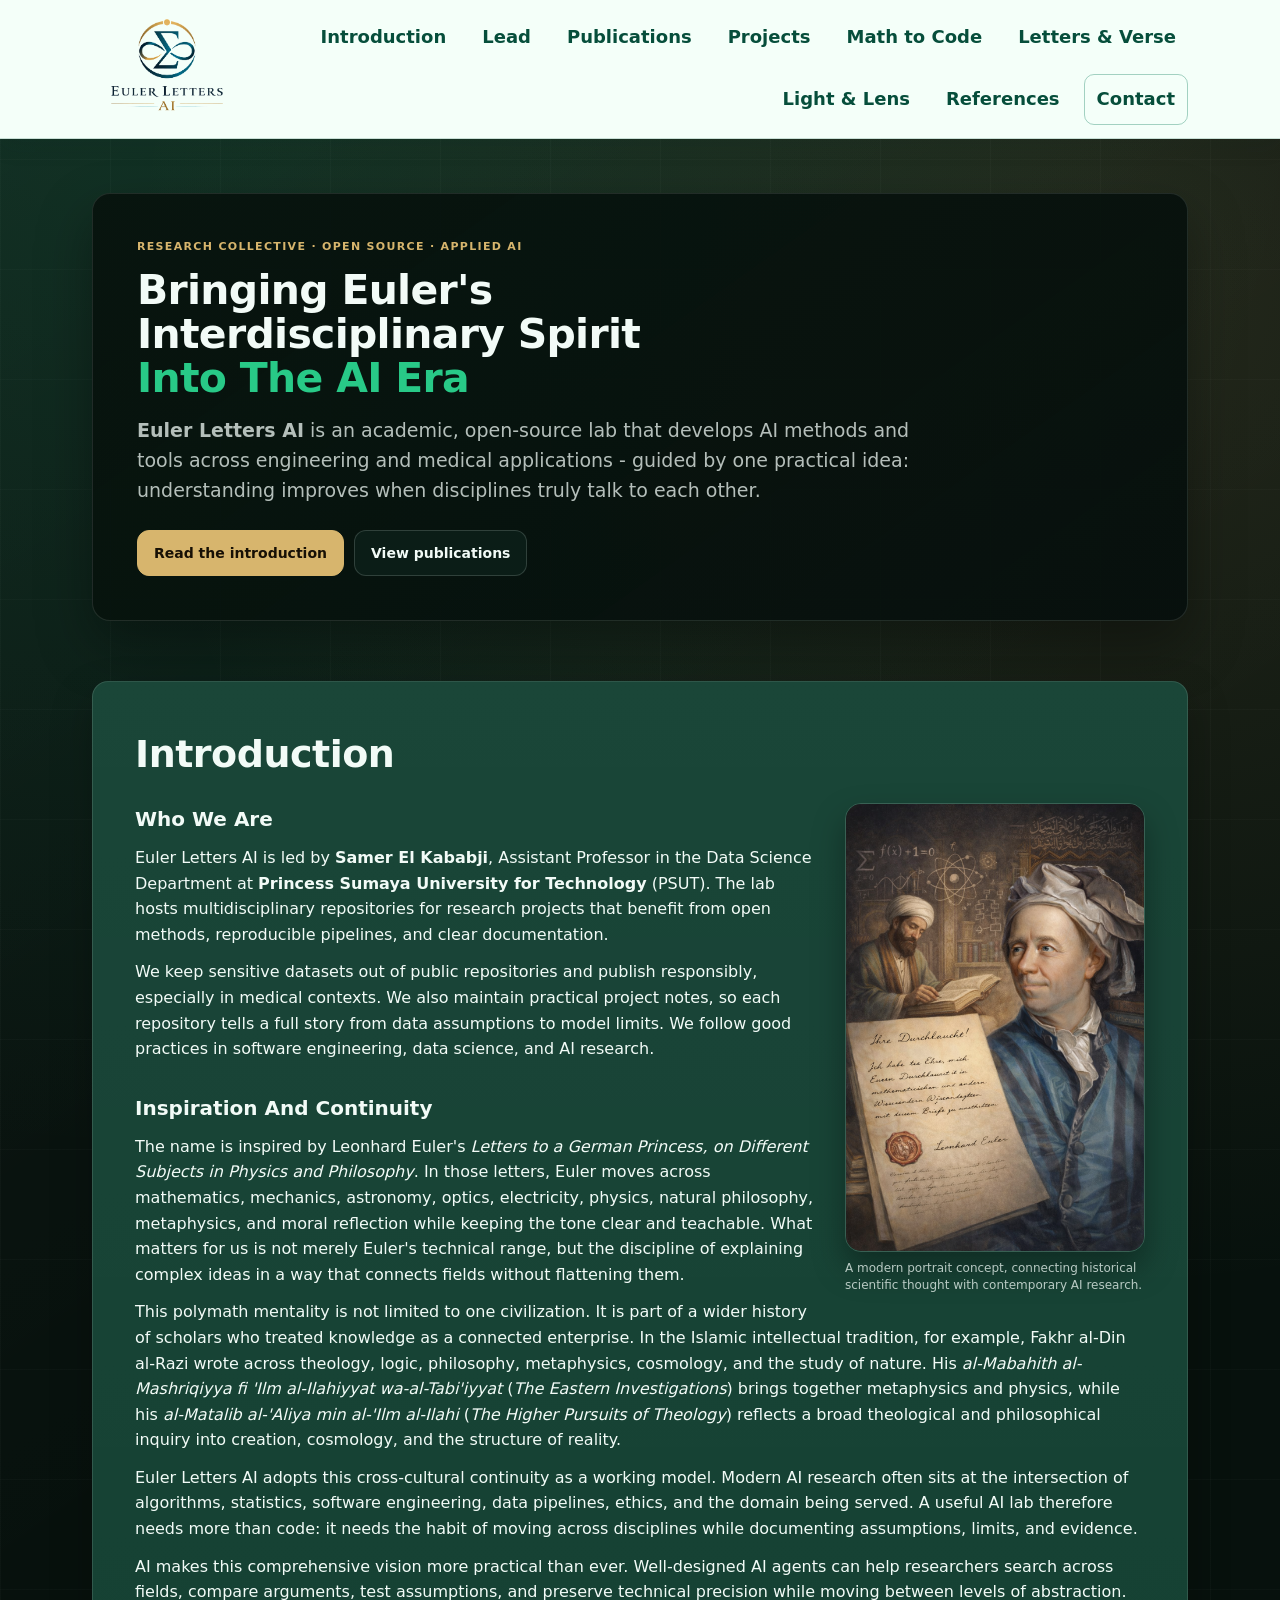
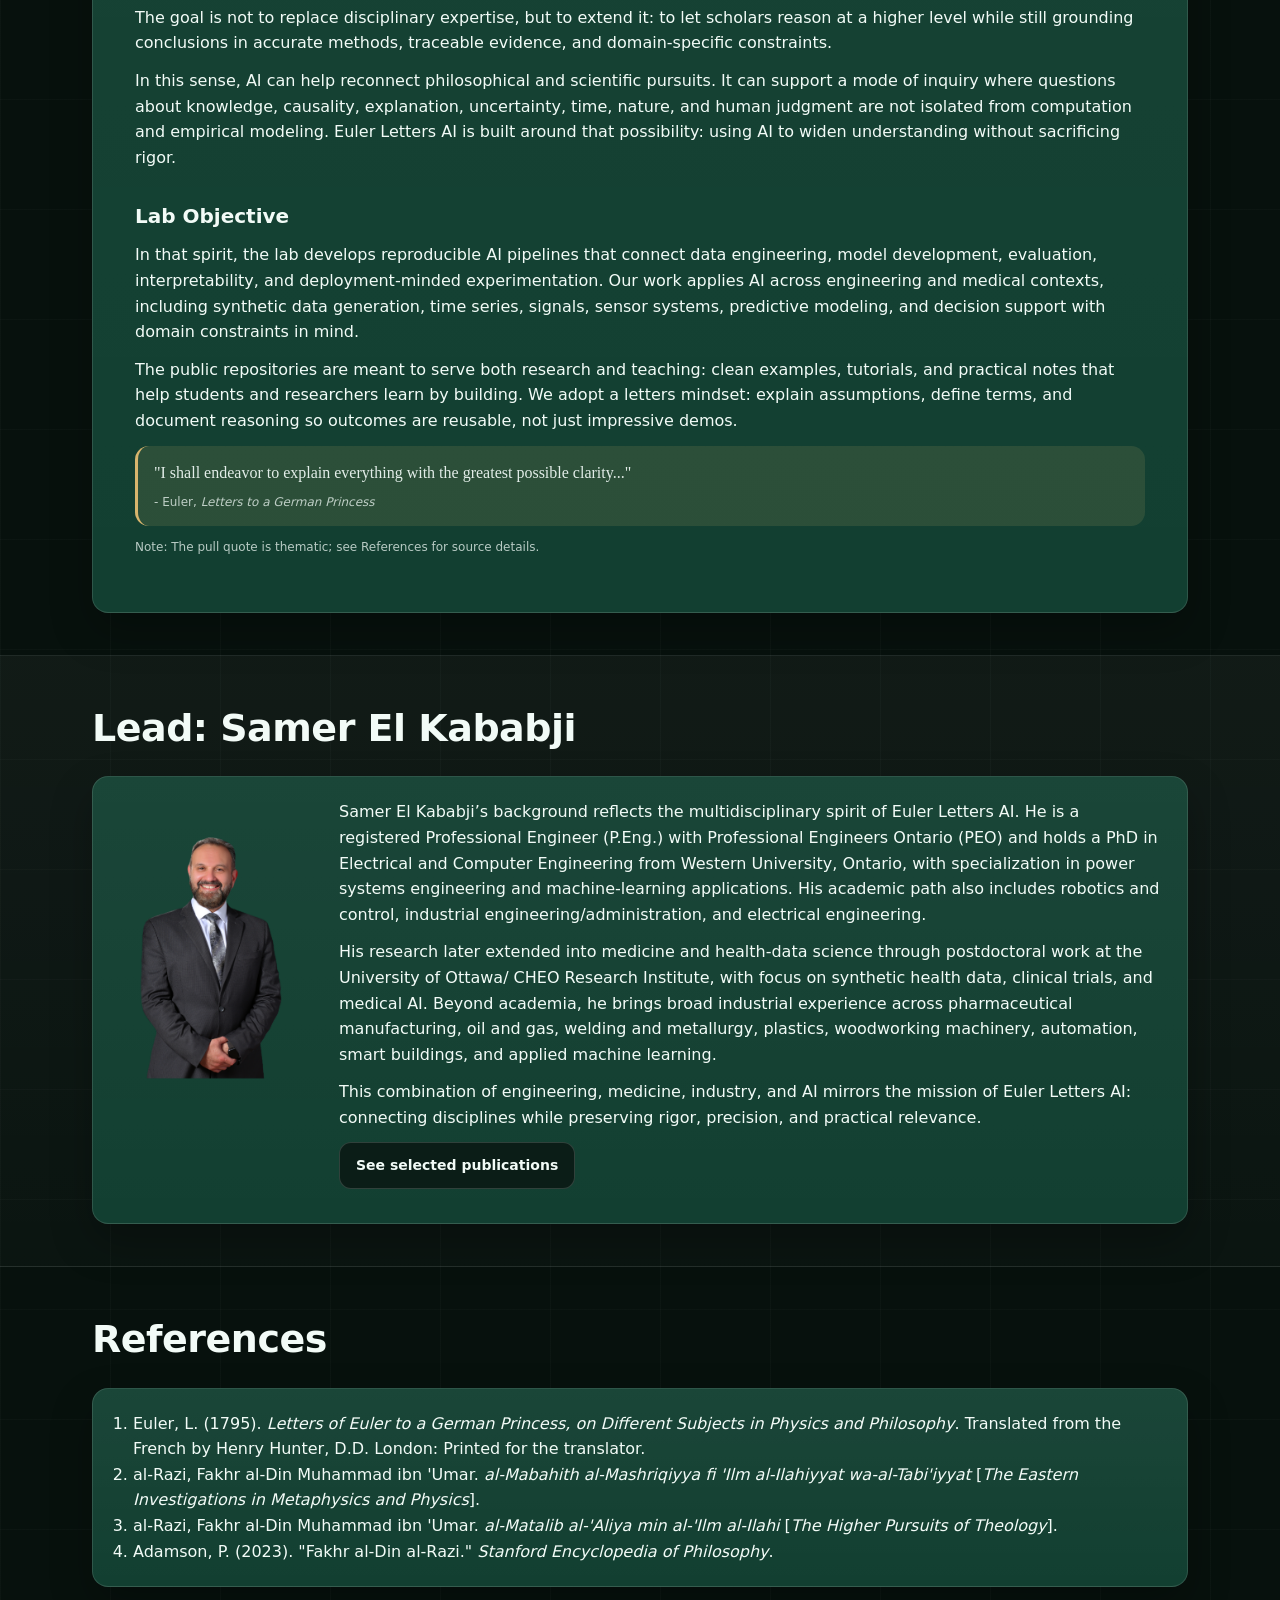
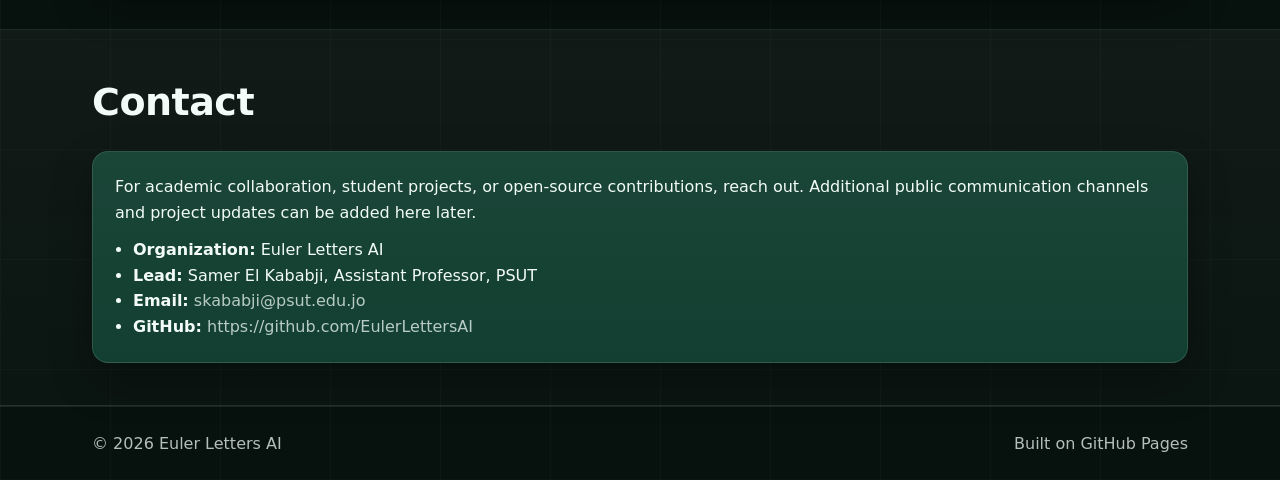
<file: index.html>
<!doctype html>
<html lang="en">

<head>
    <meta charset="utf-8" />
    <meta name="viewport" content="width=device-width, initial-scale=1" />
    <title>Euler Letters AI</title>
    <meta name="description"
        content="Euler Letters AI - an open, multidisciplinary academic AI initiative inspired by the spirit of Leonhard Euler's Letters to a German Princess." />
    <link rel="stylesheet" href="styles.css?v=20261010-mobile-fix" />
    <link rel="icon" href="assets/logo_transparent.png" />
</head>

<body>
    <header class="site-header">
        <div class="container header-inner">
            <a class="brand" href="#top" aria-label="Euler Letters AI Home">
                <img class="brand-mark" src="assets/logo_header.png" alt="Euler Letters AI logo" />
            </a>

            <nav class="nav" id="main-nav">
                <a href="#introduction">Introduction</a>
                <a href="#lead-profile">Lead</a>
                <a href="publications.html">Publications</a>
                <a href="projects.html">Projects</a>
                <a href="https://eulerlettersai.github.io/math-to-code/" target="_blank" rel="noopener noreferrer">Math to Code</a>
                <a href="https://eulerlettersai.github.io/letters-and-verse/" target="_blank" rel="noopener noreferrer">Letters &amp; Verse</a>
                <a href="https://eulerlettersai.github.io/light-and-lens/" target="_blank" rel="noopener noreferrer">Light &amp; Lens</a>
                <a href="#references">References</a>
                <a class="nav-cta" href="#contact">Contact</a>
            </nav>
            <button class="nav-toggle" id="nav-toggle" aria-label="Toggle navigation" aria-expanded="false" aria-controls="main-nav">
                <span></span><span></span><span></span>
            </button>
        </div>
    </header>

    <main id="top">
        <section class="hero">
            <div class="container">
                <div class="hero-shell">
                    <p class="eyebrow">Research Collective · Open Source · Applied AI</p>
                    <h1>
                        Bringing Euler's Interdisciplinary Spirit
                        <span class="accent">Into The AI Era</span>
                    </h1>
                    <p class="lead">
                        <strong>Euler Letters AI</strong> is an academic, open-source lab that develops AI methods and
                        tools
                        across engineering and medical applications - guided by one practical idea: understanding
                        improves when
                        disciplines truly talk to each other.
                    </p>
                    <div class="hero-actions">
                        <a class="button primary" href="#introduction">Read the introduction</a>
                        <a class="button ghost" href="publications.html">View publications</a>
                    </div>
                </div>
            </div>
        </section>

        <section id="introduction" class="section">
            <div class="container">
                <article class="intro-card">
                    <div class="intro-copy">
                        <h2>Introduction</h2>
                        <figure class="float-image">
                            <img src="assets/euler-portrait.png" alt="Euler portrait themed artwork" />
                            <figcaption>
                                A modern portrait concept, connecting historical scientific thought with contemporary
                                AI research.
                            </figcaption>
                        </figure>

                        <h3>Who We Are</h3>
                        <p>
                            Euler Letters AI is led by <strong>Samer El Kababji</strong>, Assistant Professor in the
                            Data Science Department at <strong>Princess Sumaya University for Technology</strong>
                            (PSUT).
                            The lab hosts multidisciplinary repositories for research projects that benefit from open
                            methods,
                            reproducible pipelines, and clear documentation.
                        </p>
                        <p>
                            We keep sensitive datasets out of public repositories and publish responsibly, especially in
                            medical contexts. We also maintain practical project notes, so each repository tells a full
                            story
                            from data assumptions to model limits. We follow good practices in software engineering,
                            data science,
                            and AI research.
                        </p>

                        <h3>Inspiration And Continuity</h3>
                        <p>
                            The name is inspired by Leonhard Euler's <em>Letters to a German Princess, on Different
                                Subjects in
                                Physics and Philosophy</em>. In those letters, Euler moves across mathematics,
                            mechanics, astronomy,
                            optics, electricity, physics, natural philosophy, metaphysics, and moral reflection while
                            keeping the
                            tone clear and teachable. What matters for us is not merely Euler's technical range, but the
                            discipline
                            of explaining complex ideas in a way that connects fields without flattening them.
                        </p>
                        <p>
                            This polymath mentality is not limited to one civilization. It is part of a wider history of
                            scholars
                            who treated knowledge as a connected enterprise. In the Islamic intellectual tradition, for
                            example,
                            Fakhr al-Din al-Razi wrote across theology, logic, philosophy, metaphysics, cosmology, and
                            the study of
                            nature. His <em>al-Mabahith al-Mashriqiyya fi 'Ilm al-Ilahiyyat wa-al-Tabi'iyyat</em>
                            (<em>The Eastern Investigations</em>) brings together metaphysics and physics, while his
                            <em>al-Matalib al-'Aliya min al-'Ilm al-Ilahi</em> (<em>The Higher Pursuits of
                                Theology</em>) reflects
                            a broad theological and philosophical inquiry into creation, cosmology, and the structure of
                            reality.
                        </p>
                        <p>
                            Euler Letters AI adopts this cross-cultural continuity as a working model. Modern AI
                            research often sits
                            at the intersection of algorithms, statistics, software engineering, data pipelines, ethics,
                            and the
                            domain being served. A useful AI lab therefore needs more than code: it needs the habit of
                            moving across
                            disciplines while documenting assumptions, limits, and evidence.
                        </p>
                        <p>
                            AI makes this comprehensive vision more practical than ever. Well-designed AI agents can
                            help researchers
                            search across fields, compare arguments, test assumptions, and preserve technical precision
                            while moving
                            between levels of abstraction. The goal is not to replace disciplinary expertise, but to
                            extend it: to let
                            scholars reason at a higher level while still grounding conclusions in accurate methods,
                            traceable evidence,
                            and domain-specific constraints.
                        </p>
                        <p>
                            In this sense, AI can help reconnect philosophical and scientific pursuits. It can support a
                            mode of inquiry
                            where questions about knowledge, causality, explanation, uncertainty, time, nature, and
                            human judgment are
                            not isolated from computation and empirical modeling. Euler Letters AI is built around that
                            possibility: using
                            AI to widen understanding without sacrificing rigor.
                        </p>

                        <h3>Lab Objective</h3>
                        <p>
                            In that spirit, the lab develops reproducible AI pipelines that connect data engineering,
                            model development, evaluation, interpretability, and deployment-minded experimentation.
                            Our work applies AI across engineering and medical contexts, including synthetic data
                            generation,
                            time series, signals, sensor systems, predictive modeling, and decision support with domain
                            constraints
                            in mind.
                        </p>
                        <p>
                            The public repositories are meant to serve both research and teaching: clean examples,
                            tutorials, and practical notes that help students and researchers learn by building. We
                            adopt a
                            letters mindset: explain assumptions, define terms, and document reasoning so outcomes are
                            reusable,
                            not just impressive demos.
                        </p>
                        <blockquote>
                            "I shall endeavor to explain everything with the greatest possible clarity..."
                            <span class="cite">- Euler, <em>Letters to a German Princess</em></span>
                        </blockquote>
                        <p class="muted tiny">
                            Note: The pull quote is thematic; see References for source details.
                        </p>
                    </div>
                </article>
            </div>
        </section>

        <section id="lead-profile" class="section alt">
            <div class="container">
                <h2>Lead: Samer El Kababji</h2>
                <div class="card lead-card">
                    <img src="assets/9008.png" alt="Samer El Kababji" class="lead-photo" />
                    <div>
                    <p>
                        Samer El Kababji’s background reflects the multidisciplinary spirit of Euler Letters AI. He is a
                        registered Professional Engineer (P.Eng.) with Professional Engineers Ontario (PEO) and holds a
                        PhD in Electrical and Computer Engineering from Western University, Ontario, with specialization
                        in power systems engineering and machine-learning applications. His academic path also includes
                        robotics and control, industrial engineering/administration, and electrical engineering.
                    </p>
                    <p>
                        His research later extended into medicine and health-data science through postdoctoral work at
                        the University of Ottawa/ CHEO Research Institute, with focus on synthetic health data,
                        clinical trials, and medical AI. Beyond academia, he brings broad industrial experience across
                        pharmaceutical manufacturing, oil and gas, welding and metallurgy, plastics, woodworking
                        machinery, automation, smart buildings, and applied machine learning.
                    </p>
                    <p>
                        This combination of engineering, medicine, industry, and AI mirrors the mission of Euler Letters
                        AI: connecting disciplines while preserving rigor, precision, and practical relevance.
                    </p>
                    <p>
                        <a class="button ghost" href="publications.html">See selected publications</a>
                    </p>
                </div>
            </div>
        </section>

        <section id="references" class="section">
            <div class="container">
                <h2>References</h2>
                <div class="card">
                    <ol class="refs">
                        <li>
                            Euler, L. (1795). <em>Letters of Euler to a German Princess, on Different Subjects in
                                Physics and
                                Philosophy</em>. Translated from the French by Henry Hunter, D.D. London: Printed for
                            the translator.
                        </li>
                        <li>
                            al-Razi, Fakhr al-Din Muhammad ibn 'Umar. <em>al-Mabahith al-Mashriqiyya fi 'Ilm
                                al-Ilahiyyat
                                wa-al-Tabi'iyyat</em> [<em>The Eastern Investigations in Metaphysics and Physics</em>].
                        </li>
                        <li>
                            al-Razi, Fakhr al-Din Muhammad ibn 'Umar. <em>al-Matalib al-'Aliya min al-'Ilm al-Ilahi</em>
                            [<em>The Higher Pursuits of Theology</em>].
                        </li>
                        <li>
                            Adamson, P. (2023). "Fakhr al-Din al-Razi." <em>Stanford Encyclopedia of Philosophy</em>.
                        </li>
                    </ol>
                </div>
            </div>
        </section>

        <section id="contact" class="section alt">
            <div class="container">
                <h2>Contact</h2>
                <div class="card">
                    <p>
                        For academic collaboration, student projects, or open-source contributions, reach out.
                        Additional public communication channels and project updates can be added here later.
                    </p>
                    <ul class="contact">
                        <li><strong>Organization:</strong> Euler Letters AI</li>
                        <li><strong>Lead:</strong> Samer El Kababji, Assistant Professor, PSUT</li>
                        <li><strong>Email:</strong> <span class="muted">skababji@psut.edu.jo</span></li>
                        <li><strong>GitHub:</strong> <span class="muted">https://github.com/EulerLettersAI</span></li>
                    </ul>
                </div>
            </div>
        </section>
    </main>

    <footer class="site-footer">
        <div class="container footer-inner">
            <div class="muted">© <span id="year"></span> Euler Letters AI</div>
            <div class="muted">Built on GitHub Pages</div>
        </div>
    </footer>

    <script>
        document.getElementById("year").textContent = new Date().getFullYear();
        const toggle = document.getElementById('nav-toggle');
        const nav = document.getElementById('main-nav');
        toggle.addEventListener('click', () => {
            const open = nav.classList.toggle('open');
            toggle.setAttribute('aria-expanded', open);
        });
        nav.querySelectorAll('a').forEach(a => a.addEventListener('click', () => {
            nav.classList.remove('open');
            toggle.setAttribute('aria-expanded', 'false');
        }));
    </script>
</body>

</html>
</file>
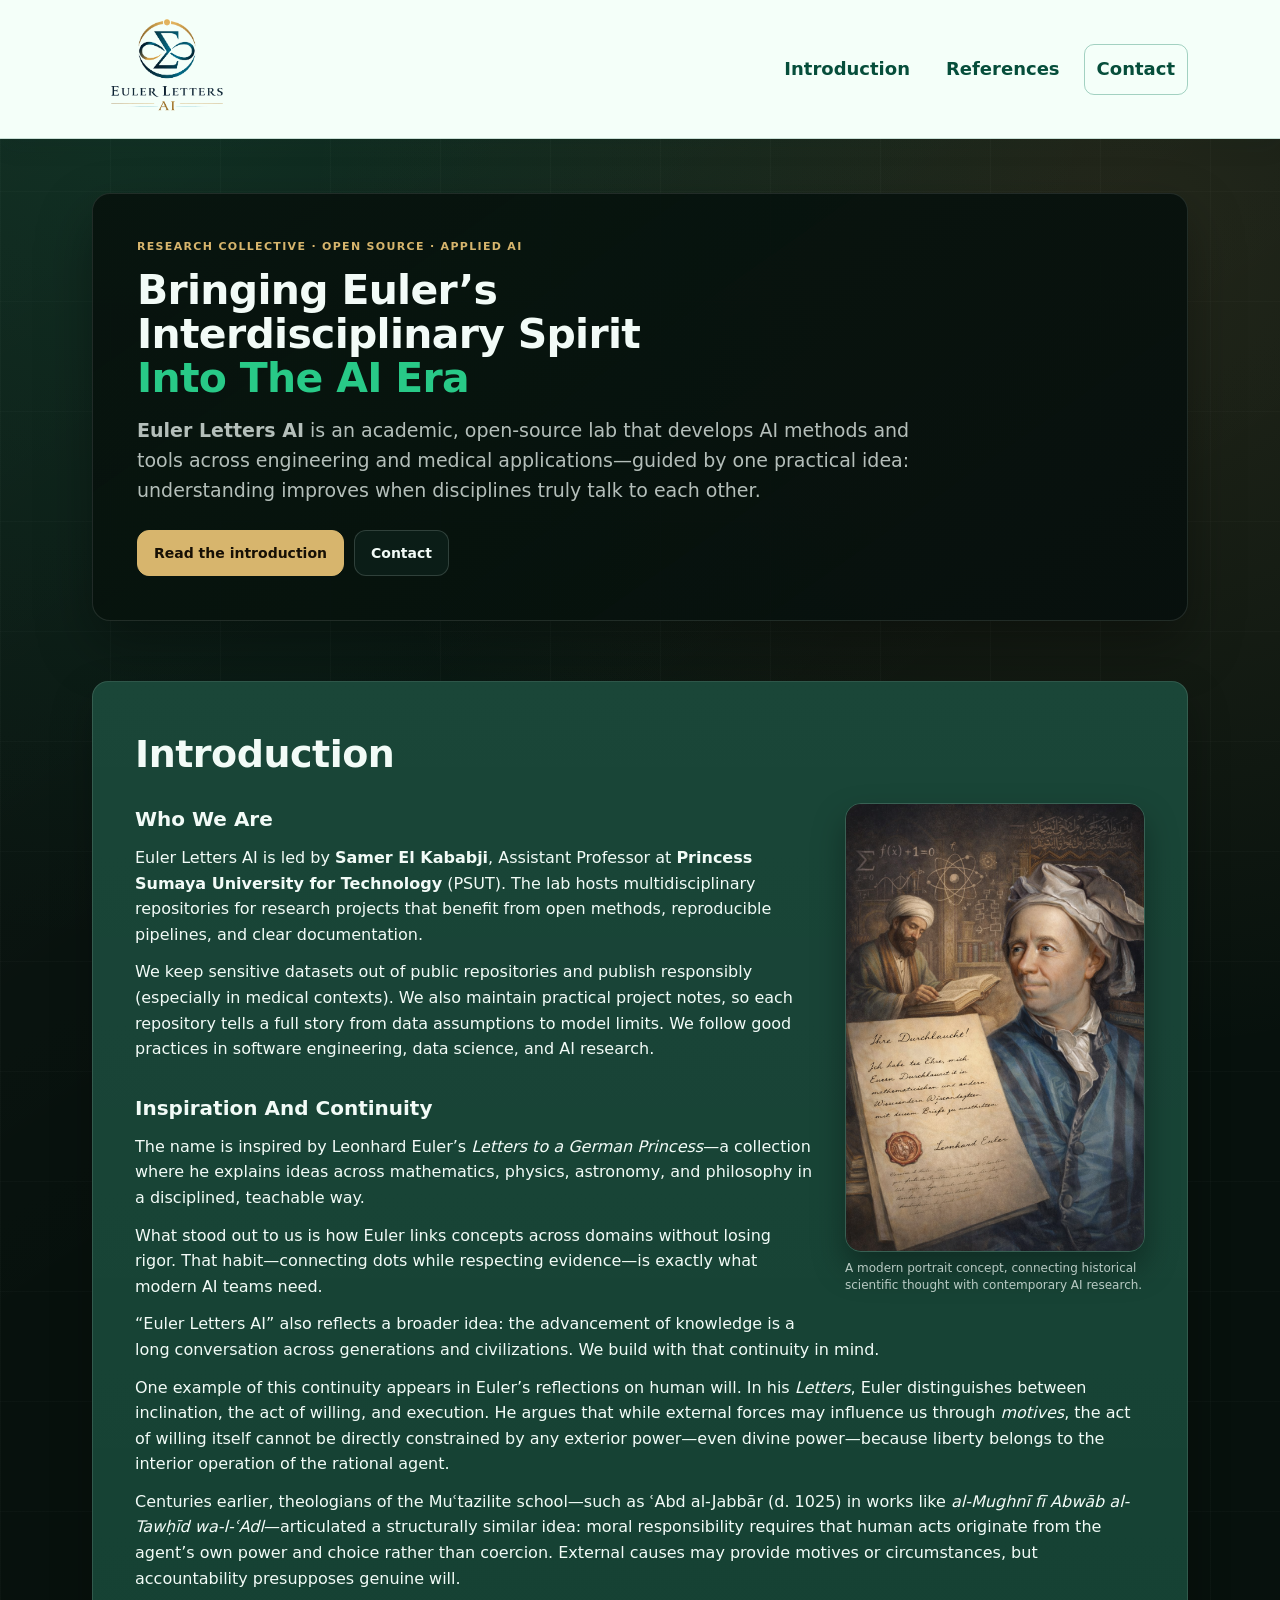
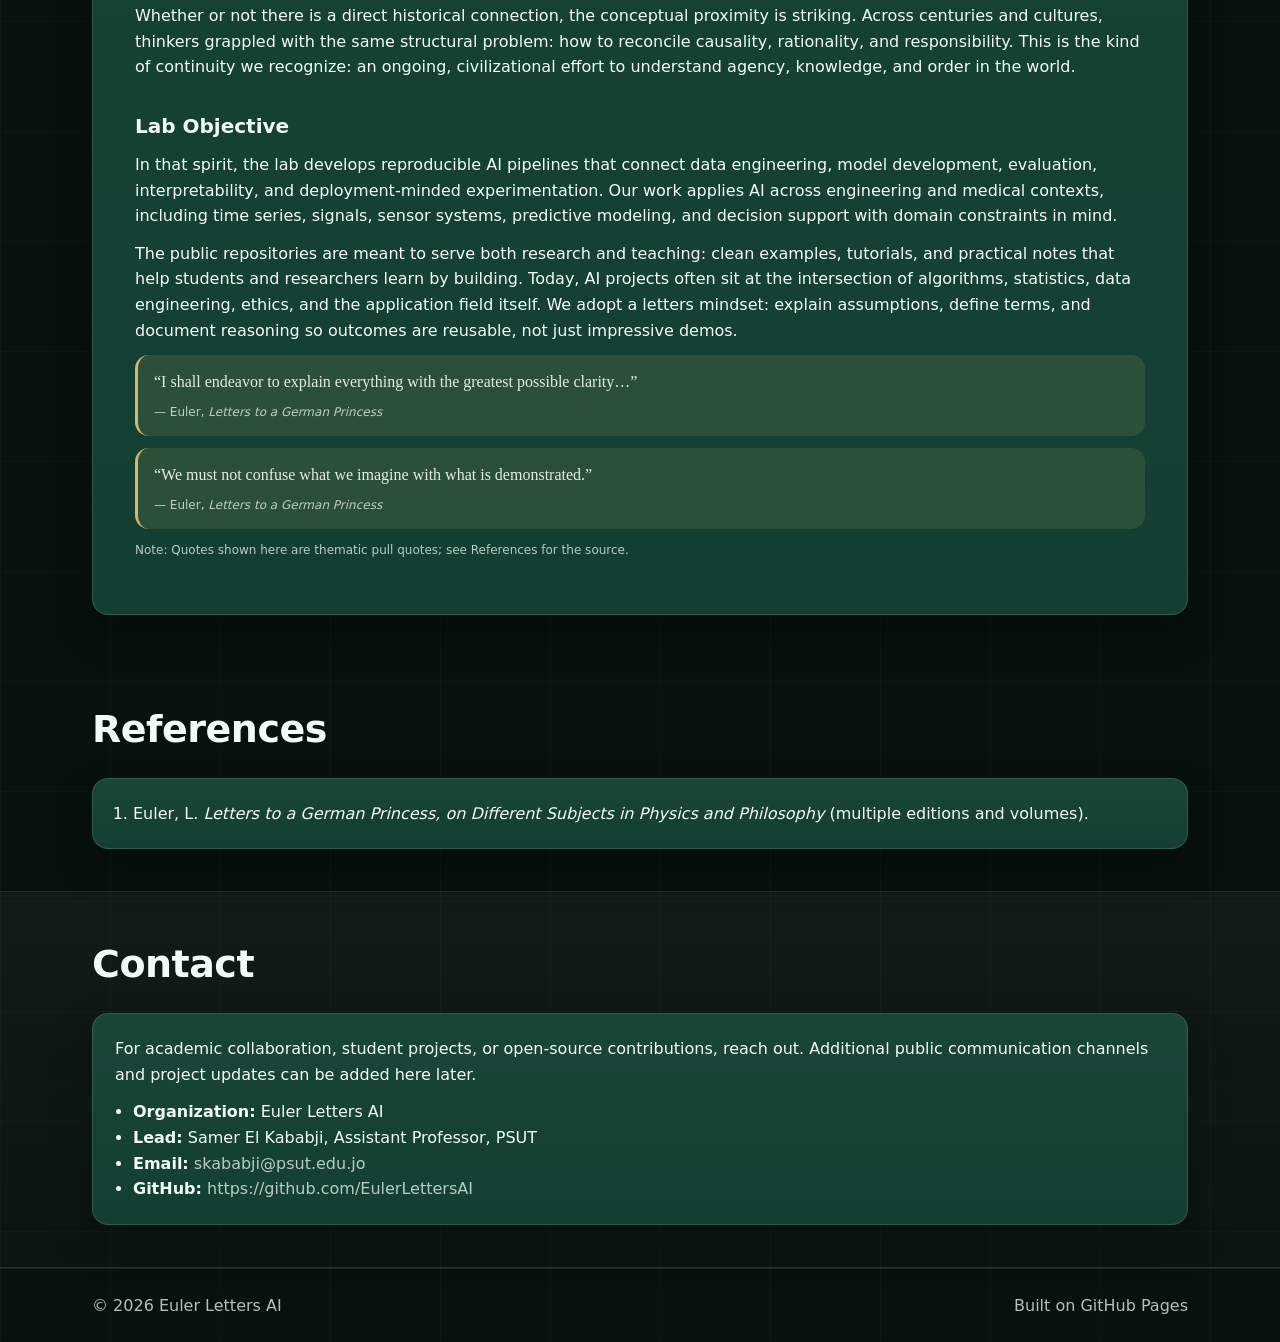
<file: _index.html>
<!doctype html>
<html lang="en">

<head>
    <meta charset="utf-8" />
    <meta name="viewport" content="width=device-width, initial-scale=1" />
    <title>Euler Letters AI</title>
    <meta name="description"
        content="Euler Letters AI — an open, multidisciplinary academic AI initiative inspired by the spirit of Leonhard Euler’s Letters to a German Princess." />
    <link rel="stylesheet" href="styles.css?v=20261010-mobile-fix" />
    <link rel="icon" href="assets/logo_transparent.png" />
</head>

<body>
    <header class="site-header">
        <div class="container header-inner">
            <a class="brand" href="#top" aria-label="Euler Letters AI Home">
                <img class="brand-mark" src="assets/logo_header.png" alt="Euler Letters AI logo" />
            </a>

            <nav class="nav">
                <a href="#introduction">Introduction</a>
                <a href="#references">References</a>
                <a class="nav-cta" href="#contact">Contact</a>
            </nav>
        </div>
    </header>

    <main id="top">
        <section class="hero">
            <div class="container">
                <div class="hero-shell">
                    <p class="eyebrow">Research Collective · Open Source · Applied AI</p>
                    <h1>
                        Bringing Euler’s Interdisciplinary Spirit
                        <span class="accent">Into The AI Era</span>
                    </h1>
                    <p class="lead">
                        <strong>Euler Letters AI</strong> is an academic, open-source lab that develops AI methods and tools
                        across
                        engineering and medical applications—guided by one practical idea: understanding improves when
                        disciplines
                        truly talk to each other.
                    </p>
                    <div class="hero-actions">
                        <a class="button primary" href="#introduction">Read the introduction</a>
                        <a class="button ghost" href="#contact">Contact</a>
                    </div>
                </div>
            </div>
        </section>

        <section id="introduction" class="section">
            <div class="container">
                <article class="intro-card">
                    <div class="intro-copy">
                        <h2>Introduction</h2>
                        <figure class="float-image">
                            <img src="assets/euler-portrait.png" alt="Euler portrait themed artwork" />
                            <figcaption>
                                A modern portrait concept, connecting historical scientific thought with contemporary
                                AI research.
                            </figcaption>
                        </figure>
                        <h3>Who We Are</h3>
                        <p>
                            Euler Letters AI is led by <strong>Samer El Kababji</strong>, Assistant Professor at
                            <strong>Princess Sumaya University for Technology</strong> (PSUT). The lab hosts
                            multidisciplinary
                            repositories for research projects 
                            that benefit from open methods, reproducible pipelines, and clear documentation.
                        </p>
                        <p>
                            We keep sensitive datasets out of public repositories and publish responsibly (especially in
                            medical contexts).
                            We also maintain practical project notes, so each repository tells a full story from data
                            assumptions to model limits. We follow good practices in software engineering, data science, and AI research.
                        </p>
                        <h3>Inspiration And Continuity</h3>
                        <p>
                            The name is inspired by Leonhard Euler’s <em>Letters to a German Princess</em>—a collection
                            where he explains
                            ideas across mathematics, physics, astronomy, and philosophy in a disciplined, teachable
                            way.
                        </p>
                        <p>
                            What stood out to us is how Euler links concepts across domains without losing rigor. That
                            habit—connecting
                            dots while respecting evidence—is exactly what modern AI teams need.
                        </p>
                        <p>
                            “Euler Letters AI” also reflects a broader idea: the advancement of knowledge is a long
                            conversation across
                            generations and civilizations. We build with that continuity in mind.
                        </p>
                        <p>
                            One example of this continuity appears in Euler’s reflections on human will. In his
                            <em>Letters</em>, Euler
                            distinguishes between inclination, the act of willing, and execution. He argues that while
                            external forces may
                            influence us through <em>motives</em>, the act of willing itself cannot be directly
                            constrained by any exterior
                            power—even divine power—because liberty belongs to the interior operation of the rational
                            agent.
                        </p>

                        <p>
                            Centuries earlier, theologians of the Muʿtazilite school—such as ʿAbd al-Jabbār (d. 1025) in
                            works like
                            <em>al-Mughnī fī Abwāb al-Tawḥīd wa-l-ʿAdl</em>—articulated a structurally similar idea:
                            moral responsibility requires
                            that human acts originate from the agent’s own power and choice rather than coercion.
                            External causes may provide
                            motives or circumstances, but accountability presupposes genuine will.
                        </p>

                        <p>
                            Whether or not there is a direct historical connection, the conceptual proximity is
                            striking. Across centuries and
                            cultures, thinkers grappled with the same structural problem: how to reconcile causality,
                            rationality, and
                            responsibility. This is the kind of continuity we recognize: an ongoing, civilizational
                            effort to understand agency, knowledge, and order in the world.
                        </p>
                        <h3>Lab Objective</h3>
                        <p>
                            In that spirit, the lab develops reproducible AI pipelines that connect data engineering,
                            model development, evaluation, interpretability, and deployment-minded experimentation.
                            Our work applies AI across engineering and medical contexts, including time series, signals,
                            sensor systems, predictive modeling, and decision support with domain constraints in mind.
                        </p>
                        <p>
                            The public repositories are meant to serve both research and teaching: clean examples,
                            tutorials, and practical notes that help students and researchers learn by building. Today,
                            AI projects often sit at the intersection of algorithms, statistics, data engineering,
                            ethics, and the application field itself. We adopt a letters mindset: explain assumptions,
                            define terms, and document reasoning so outcomes are reusable, not just impressive demos.
                        </p>
                        <blockquote>
                            “I shall endeavor to explain everything with the greatest possible clarity…”
                            <span class="cite">— Euler, <em>Letters to a German Princess</em></span>
                        </blockquote>
                        <blockquote>
                            “We must not confuse what we imagine with what is demonstrated.”
                            <span class="cite">— Euler, <em>Letters to a German Princess</em></span>
                        </blockquote>
                        <p class="muted tiny">
                            Note: Quotes shown here are thematic pull quotes; see References for the source.
                        </p>
                    </div>
                </article>
            </div>
        </section>

        <section id="references" class="section">
            <div class="container">
                <h2>References</h2>
                <div class="card">
                    <ol class="refs">
                        <li>
                            Euler, L. <em>Letters to a German Princess, on Different Subjects in Physics and
                                Philosophy</em>
                            (multiple editions and volumes).
                        </li>
                    </ol>
                    <!-- <p class="muted">
            You can later replace this with your exact edition details (translator, year, volume, and pages)
            for formal academic citation consistency.
          </p> -->
                </div>
            </div>
        </section>

        <section id="contact" class="section alt">
            <div class="container">
                <h2>Contact</h2>
                <div class="card">
                    <p>
                        For academic collaboration, student projects, or open-source contributions, reach out.
                        Additional public communication channels and project updates can be added here later.
                    </p>
                    <ul class="contact">
                        <li><strong>Organization:</strong> Euler Letters AI</li>
                        <li><strong>Lead:</strong> Samer El Kababji, Assistant Professor, PSUT</li>
                        <li><strong>Email:</strong> <span class="muted">skababji@psut.edu.jo</span></li>
                        <li><strong>GitHub:</strong> <span class="muted">https://github.com/EulerLettersAI</span></li>
                    </ul>
                    <!-- <p class="muted tiny">Replace the placeholders above with your real contact info before publishing broadly.</p> -->
                </div>
            </div>
        </section>
    </main>

    <footer class="site-footer">
        <div class="container footer-inner">
            <div class="muted">© <span id="year"></span> Euler Letters AI</div>
            <div class="muted">Built on GitHub Pages</div>
        </div>
    </footer>

    <script>
        document.getElementById("year").textContent = new Date().getFullYear();
    </script>
</body>

</html>
</file>
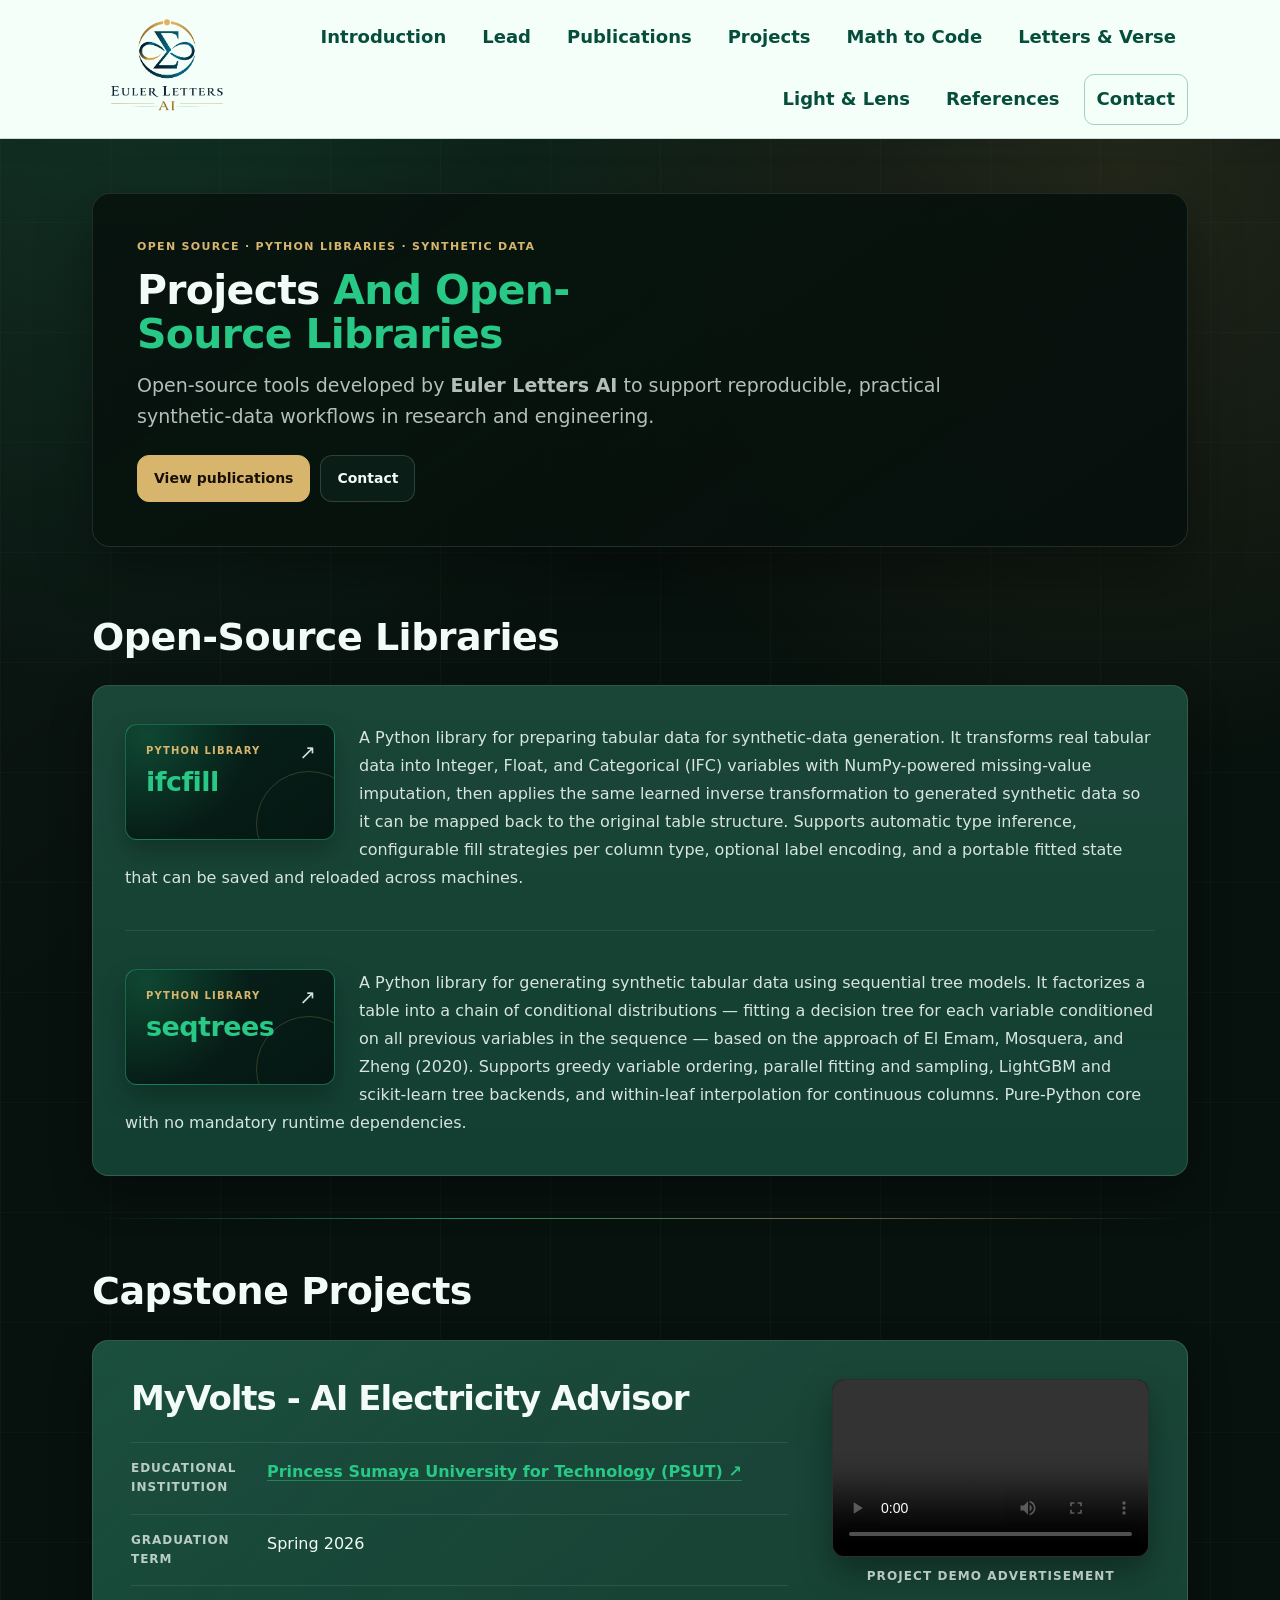
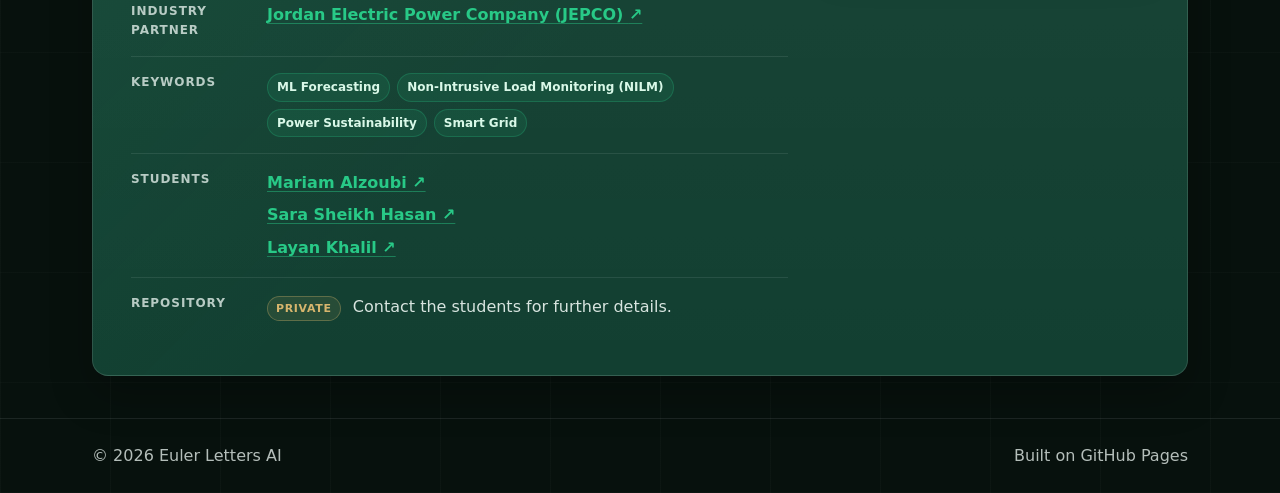
<file: projects.html>
<!doctype html>
<html lang="en">

<head>
    <meta charset="utf-8" />
    <meta name="viewport" content="width=device-width, initial-scale=1" />
    <title>Projects | Euler Letters AI</title>
    <meta name="description" content="Open-source projects by Euler Letters AI — libraries and tools for synthetic data generation." />
    <link rel="stylesheet" href="styles.css?v=20261010-mobile-fix" />
    <link rel="icon" href="assets/logo_transparent.png" />
</head>

<body>
    <header class="site-header">
        <div class="container header-inner">
            <a class="brand" href="index.html#top" aria-label="Euler Letters AI Home">
                <img class="brand-mark" src="assets/logo_header.png" alt="Euler Letters AI logo" />
            </a>

            <nav class="nav" id="main-nav">
                <a href="index.html#introduction">Introduction</a>
                <a href="index.html#lead-profile">Lead</a>
                <a href="publications.html">Publications</a>
                <a href="projects.html">Projects</a>
                <a href="https://eulerlettersai.github.io/math-to-code/" target="_blank" rel="noopener noreferrer">Math to Code</a>
                <a href="https://eulerlettersai.github.io/letters-and-verse/" target="_blank" rel="noopener noreferrer">Letters &amp; Verse</a>
                <a href="https://eulerlettersai.github.io/light-and-lens/" target="_blank" rel="noopener noreferrer">Light &amp; Lens</a>
                <a href="index.html#references">References</a>
                <a class="nav-cta" href="index.html#contact">Contact</a>
            </nav>
            <button class="nav-toggle" id="nav-toggle" aria-label="Toggle navigation" aria-expanded="false" aria-controls="main-nav">
                <span></span><span></span><span></span>
            </button>
        </div>
    </header>

    <main id="top">
        <section class="hero">
            <div class="container">
                <div class="hero-shell">
                    <p class="eyebrow">Open Source · Python Libraries · Synthetic Data</p>
                    <h1>
                        Projects
                        <span class="accent">And Open-Source Libraries</span>
                    </h1>
                    <p class="lead">
                        Open-source tools developed by <strong>Euler Letters AI</strong> to support reproducible,
                        practical synthetic-data workflows in research and engineering.
                    </p>
                    <div class="hero-actions">
                        <a class="button primary" href="publications.html">View publications</a>
                        <a class="button ghost" href="index.html#contact">Contact</a>
                    </div>
                </div>
            </div>
        </section>

        <section class="section">
            <div class="container">
                <h2>Open-Source Libraries</h2>
                <div class="card projects-card">
                    <div class="project-list">
                        <article class="project-entry">
                            <a class="project-link-card"
                               href="https://github.com/EulerLettersAI/ifcfill"
                               target="_blank"
                               rel="noopener noreferrer"
                               aria-label="View ifcfill on GitHub (opens in a new tab)">
                                <span class="project-link-kicker">Python Library</span>
                                <span class="project-link-name">ifcfill</span>
                                <span class="project-link-arrow" aria-hidden="true">↗</span>
                            </a>
                            <p class="project-description">
                                A Python library for preparing tabular data for synthetic-data generation. It transforms
                                real tabular data into Integer, Float, and Categorical (IFC) variables with
                                NumPy-powered missing-value imputation, then applies the same learned inverse
                                transformation to generated synthetic data so it can be mapped back to the original
                                table structure. Supports automatic type inference, configurable fill strategies per
                                column type, optional label encoding, and a portable fitted state that can be saved
                                and reloaded across machines.
                            </p>
                        </article>

                        <article class="project-entry">
                            <a class="project-link-card"
                               href="https://github.com/EulerLettersAI/seqtrees"
                               target="_blank"
                               rel="noopener noreferrer"
                               aria-label="View seqtrees on GitHub (opens in a new tab)">
                                <span class="project-link-kicker">Python Library</span>
                                <span class="project-link-name">seqtrees</span>
                                <span class="project-link-arrow" aria-hidden="true">↗</span>
                            </a>
                            <p class="project-description">
                                A Python library for generating synthetic tabular data using sequential tree models.
                                It factorizes a table into a chain of conditional distributions — fitting a decision
                                tree for each variable conditioned on all previous variables in the sequence — based
                                on the approach of El Emam, Mosquera, and Zheng (2020). Supports greedy variable
                                ordering, parallel fitting and sampling, LightGBM and scikit-learn tree backends,
                                and within-leaf interpolation for continuous columns. Pure-Python core with no
                                mandatory runtime dependencies.
                            </p>
                        </article>
                    </div>
                </div>
            </div>
        </section>

        <section id="capstone-projects" class="section capstone-section" aria-labelledby="capstone-projects-title">
            <div class="container">
                <div class="projects-section-divider" aria-hidden="true"></div>
                <h2 id="capstone-projects-title">Capstone Projects</h2>

                <div class="capstone-list">
                    <article class="capstone-card capstone-card-with-media" aria-labelledby="myvolts-title">
                        <div class="capstone-content">
                            <h3 id="myvolts-title">MyVolts - AI Electricity Advisor</h3>

                            <dl class="capstone-details">
                                <div class="capstone-detail">
                                    <dt>Educational Institution</dt>
                                    <dd>
                                        <a class="detail-link"
                                           href="https://psut.edu.jo/"
                                           target="_blank"
                                           rel="noopener noreferrer">
                                            Princess Sumaya University for Technology (PSUT)
                                            <span aria-hidden="true">↗</span>
                                        </a>
                                    </dd>
                                </div>

                                <div class="capstone-detail">
                                    <dt>Graduation Term</dt>
                                    <dd>Spring 2026</dd>
                                </div>

                                <div class="capstone-detail">
                                    <dt>Industry Partner</dt>
                                    <dd>
                                        <a class="detail-link"
                                           href="https://www.jepco.com.jo/ar/Home"
                                           target="_blank"
                                           rel="noopener noreferrer">
                                            Jordan Electric Power Company (JEPCO)
                                            <span aria-hidden="true">↗</span>
                                        </a>
                                    </dd>
                                </div>

                                <div class="capstone-detail">
                                    <dt>Keywords</dt>
                                    <dd>
                                        <ul class="keyword-list" aria-label="Project keywords">
                                            <li>ML Forecasting</li>
                                            <li>Non-Intrusive Load Monitoring (NILM)</li>
                                            <li>Power Sustainability</li>
                                            <li>Smart Grid</li>
                                        </ul>
                                    </dd>
                                </div>

                                <div class="capstone-detail">
                                    <dt>Students</dt>
                                    <dd>
                                        <ul class="student-list">
                                            <li>
                                                <a href="https://www.linkedin.com/in/mariam-alzoubi/"
                                                   target="_blank"
                                                   rel="noopener noreferrer">
                                                    Mariam Alzoubi <span aria-hidden="true">↗</span>
                                                </a>
                                            </li>
                                            <li>
                                                <a href="https://www.linkedin.com/in/sara-sheikh-hasan-7b64b1297/"
                                                   target="_blank"
                                                   rel="noopener noreferrer">
                                                    Sara Sheikh Hasan <span aria-hidden="true">↗</span>
                                                </a>
                                            </li>
                                            <li>
                                                <a href="https://www.linkedin.com/in/layan-khalil-602753313/"
                                                   target="_blank"
                                                   rel="noopener noreferrer">
                                                    Layan Khalil <span aria-hidden="true">↗</span>
                                                </a>
                                            </li>
                                        </ul>
                                    </dd>
                                </div>

                                <div class="capstone-detail">
                                    <dt>Repository</dt>
                                    <dd class="private-repository">
                                        <span class="private-badge">Private</span>
                                        Contact the students for further details.
                                    </dd>
                                </div>
                            </dl>
                        </div>

                        <figure class="capstone-media">
                            <video class="capstone-video"
                                   controls
                                   playsinline
                                   preload="metadata"
                                   aria-label="MyVolts project demo advertisement">
                                <source src="assets/myvolts-demo.mp4" type="video/mp4" />
                                Your browser does not support embedded video.
                            </video>
                            <figcaption>Project Demo Advertisement</figcaption>
                        </figure>
                    </article>
                </div>
            </div>
        </section>
    </main>

    <footer class="site-footer">
        <div class="container footer-inner">
            <div class="muted">© <span id="year"></span> Euler Letters AI</div>
            <div class="muted">Built on GitHub Pages</div>
        </div>
    </footer>

    <script>
        document.getElementById("year").textContent = new Date().getFullYear();
        const toggle = document.getElementById('nav-toggle');
        const nav = document.getElementById('main-nav');
        toggle.addEventListener('click', () => {
            const open = nav.classList.toggle('open');
            toggle.setAttribute('aria-expanded', open);
        });
        nav.querySelectorAll('a').forEach(a => a.addEventListener('click', () => {
            nav.classList.remove('open');
            toggle.setAttribute('aria-expanded', 'false');
        }));
    </script>
</body>

</html>
</file>
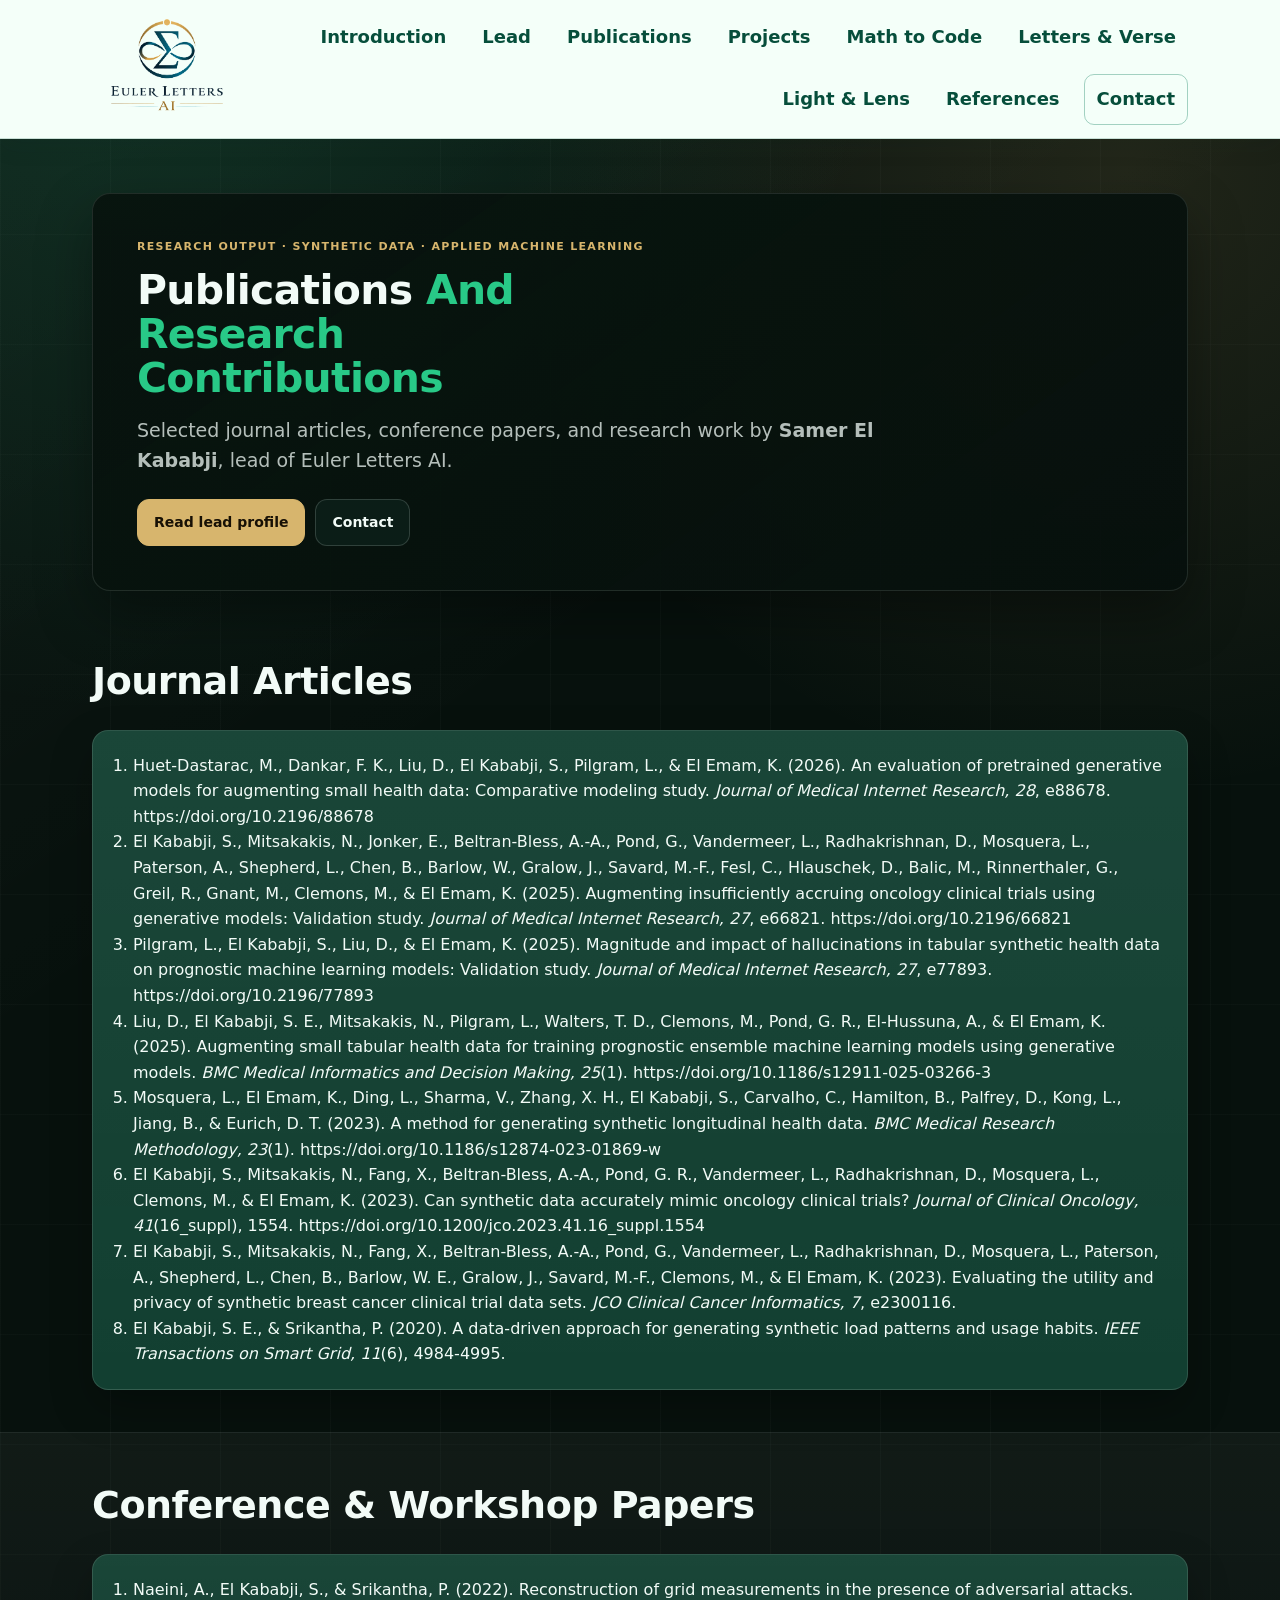
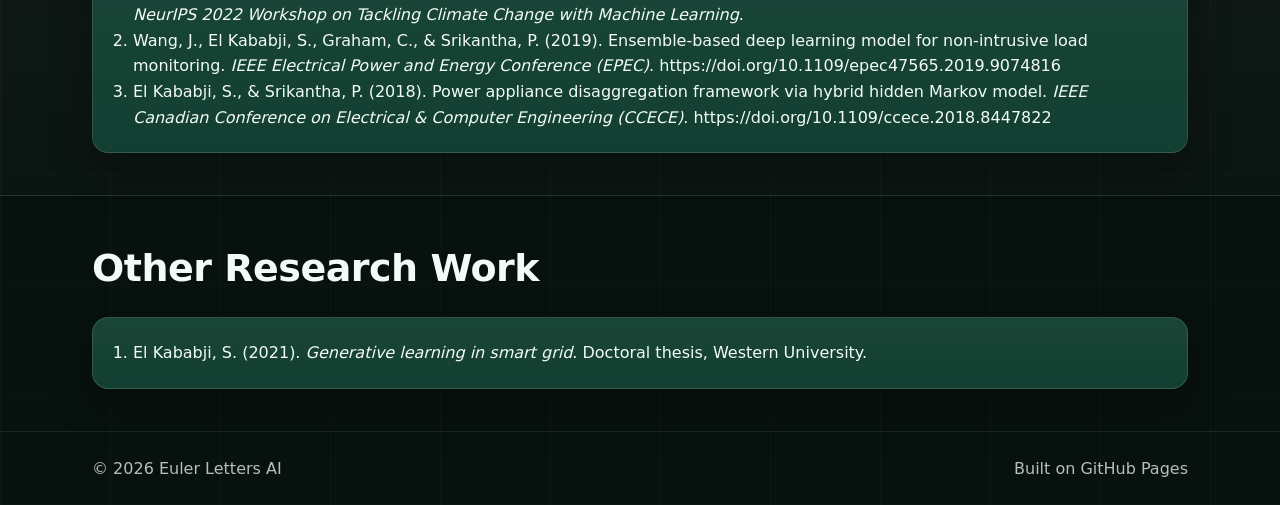
<file: publications.html>
<!doctype html>
<html lang="en">

<head>
    <meta charset="utf-8" />
    <meta name="viewport" content="width=device-width, initial-scale=1" />
    <title>Publications | Euler Letters AI</title>
    <meta name="description" content="Selected publications by Samer El Kababji, lead of Euler Letters AI." />
    <link rel="stylesheet" href="styles.css?v=20261010-mobile-fix" />
    <link rel="icon" href="assets/logo_transparent.png" />
</head>

<body>
    <header class="site-header">
        <div class="container header-inner">
            <a class="brand" href="index.html#top" aria-label="Euler Letters AI Home">
                <img class="brand-mark" src="assets/logo_header.png" alt="Euler Letters AI logo" />
            </a>

            <nav class="nav" id="main-nav">
                <a href="index.html#introduction">Introduction</a>
                <a href="index.html#lead-profile">Lead</a>
                <a href="publications.html">Publications</a>
                <a href="projects.html">Projects</a>
                <a href="https://eulerlettersai.github.io/math-to-code/" target="_blank" rel="noopener noreferrer">Math to Code</a>
                <a href="https://eulerlettersai.github.io/letters-and-verse/" target="_blank" rel="noopener noreferrer">Letters &amp; Verse</a>
                <a href="https://eulerlettersai.github.io/light-and-lens/" target="_blank" rel="noopener noreferrer">Light &amp; Lens</a>
                <a href="index.html#references">References</a>
                <a class="nav-cta" href="index.html#contact">Contact</a>
            </nav>
            <button class="nav-toggle" id="nav-toggle" aria-label="Toggle navigation" aria-expanded="false" aria-controls="main-nav">
                <span></span><span></span><span></span>
            </button>
        </div>
    </header>

    <main id="top">
        <section class="hero">
            <div class="container">
                <div class="hero-shell">
                    <p class="eyebrow">Research Output · Synthetic Data · Applied Machine Learning</p>
                    <h1>
                        Publications
                        <span class="accent">And Research Contributions</span>
                    </h1>
                    <p class="lead">
                        Selected journal articles, conference papers, and research work by
                        <strong>Samer El Kababji</strong>, lead of Euler Letters AI.
                    </p>
                    <div class="hero-actions">
                        <a class="button primary" href="index.html#lead-profile">Read lead profile</a>
                        <a class="button ghost" href="index.html#contact">Contact</a>
                    </div>
                </div>
            </div>
        </section>

        <section class="section">
            <div class="container">
                <h2>Journal Articles</h2>
                <div class="card">
                    <ol class="refs">
                        <li>
                            Huet-Dastarac, M., Dankar, F. K., Liu, D., El Kababji, S., Pilgram, L., &amp; El Emam, K. (2026).
                            An evaluation of pretrained generative models for augmenting small health data: Comparative modeling
                            study. <em>Journal of Medical Internet Research, 28</em>, e88678.
                            https://doi.org/10.2196/88678
                        </li>
                        <li>
                            El Kababji, S., Mitsakakis, N., Jonker, E., Beltran-Bless, A.-A., Pond, G., Vandermeer, L.,
                            Radhakrishnan, D., Mosquera, L., Paterson, A., Shepherd, L., Chen, B., Barlow, W., Gralow, J.,
                            Savard, M.-F., Fesl, C., Hlauschek, D., Balic, M., Rinnerthaler, G., Greil, R., Gnant, M.,
                            Clemons, M., &amp; El Emam, K. (2025). Augmenting insufficiently accruing oncology clinical trials
                            using generative models: Validation study. <em>Journal of Medical Internet Research, 27</em>, e66821.
                            https://doi.org/10.2196/66821
                        </li>
                        <li>
                            Pilgram, L., El Kababji, S., Liu, D., &amp; El Emam, K. (2025). Magnitude and impact of hallucinations
                            in tabular synthetic health data on prognostic machine learning models: Validation study.
                            <em>Journal of Medical Internet Research, 27</em>, e77893. https://doi.org/10.2196/77893
                        </li>
                        <li>
                            Liu, D., El Kababji, S. E., Mitsakakis, N., Pilgram, L., Walters, T. D., Clemons, M., Pond, G. R.,
                            El-Hussuna, A., &amp; El Emam, K. (2025). Augmenting small tabular health data for training prognostic
                            ensemble machine learning models using generative models. <em>BMC Medical Informatics and Decision
                            Making, 25</em>(1). https://doi.org/10.1186/s12911-025-03266-3
                        </li>
                        <li>
                            Mosquera, L., El Emam, K., Ding, L., Sharma, V., Zhang, X. H., El Kababji, S., Carvalho, C.,
                            Hamilton, B., Palfrey, D., Kong, L., Jiang, B., &amp; Eurich, D. T. (2023). A method for generating
                            synthetic longitudinal health data. <em>BMC Medical Research Methodology, 23</em>(1).
                            https://doi.org/10.1186/s12874-023-01869-w
                        </li>
                        <li>
                            El Kababji, S., Mitsakakis, N., Fang, X., Beltran-Bless, A.-A., Pond, G. R., Vandermeer, L.,
                            Radhakrishnan, D., Mosquera, L., Clemons, M., &amp; El Emam, K. (2023). Can synthetic data accurately
                            mimic oncology clinical trials? <em>Journal of Clinical Oncology, 41</em>(16_suppl), 1554.
                            https://doi.org/10.1200/jco.2023.41.16_suppl.1554
                        </li>
                        <li>
                            El Kababji, S., Mitsakakis, N., Fang, X., Beltran-Bless, A.-A., Pond, G., Vandermeer, L.,
                            Radhakrishnan, D., Mosquera, L., Paterson, A., Shepherd, L., Chen, B., Barlow, W. E., Gralow, J.,
                            Savard, M.-F., Clemons, M., &amp; El Emam, K. (2023). Evaluating the utility and privacy of synthetic
                            breast cancer clinical trial data sets. <em>JCO Clinical Cancer Informatics, 7</em>, e2300116.
                        </li>
                        <li>
                            El Kababji, S. E., &amp; Srikantha, P. (2020). A data-driven approach for generating synthetic load
                            patterns and usage habits. <em>IEEE Transactions on Smart Grid, 11</em>(6), 4984-4995.
                        </li>
                    </ol>
                </div>
            </div>
        </section>

        <section class="section alt">
            <div class="container">
                <h2>Conference &amp; Workshop Papers</h2>
                <div class="card">
                    <ol class="refs">
                        <li>
                            Naeini, A., El Kababji, S., &amp; Srikantha, P. (2022). Reconstruction of grid measurements in the
                            presence of adversarial attacks. <em>NeurIPS 2022 Workshop on Tackling Climate Change with Machine
                            Learning</em>.
                        </li>
                        <li>
                            Wang, J., El Kababji, S., Graham, C., &amp; Srikantha, P. (2019). Ensemble-based deep learning model
                            for non-intrusive load monitoring. <em>IEEE Electrical Power and Energy Conference (EPEC)</em>.
                            https://doi.org/10.1109/epec47565.2019.9074816
                        </li>
                        <li>
                            El Kababji, S., &amp; Srikantha, P. (2018). Power appliance disaggregation framework via hybrid hidden
                            Markov model. <em>IEEE Canadian Conference on Electrical &amp; Computer Engineering (CCECE)</em>.
                            https://doi.org/10.1109/ccece.2018.8447822
                        </li>
                    </ol>
                </div>
            </div>
        </section>

        <section class="section">
            <div class="container">
                <h2>Other Research Work</h2>
                <div class="card">
                    <ol class="refs">
                        <li>
                            El Kababji, S. (2021). <em>Generative learning in smart grid</em>. Doctoral thesis, Western University.
                        </li>
                    </ol>
                </div>
            </div>
        </section>
    </main>

    <footer class="site-footer">
        <div class="container footer-inner">
            <div class="muted">© <span id="year"></span> Euler Letters AI</div>
            <div class="muted">Built on GitHub Pages</div>
        </div>
    </footer>

    <script>
        document.getElementById("year").textContent = new Date().getFullYear();
        const toggle = document.getElementById('nav-toggle');
        const nav = document.getElementById('main-nav');
        toggle.addEventListener('click', () => {
            const open = nav.classList.toggle('open');
            toggle.setAttribute('aria-expanded', open);
        });
        nav.querySelectorAll('a').forEach(a => a.addEventListener('click', () => {
            nav.classList.remove('open');
            toggle.setAttribute('aria-expanded', 'false');
        }));
    </script>
</body>

</html>
</file>
<file: styles.css>
:root {
  /* Main dark royal-emerald theme */
  --bg: #07110d;
  --bg-deep: #030907;
  --surface: #0f3d2f;
  --surface-strong: #145943;
  --surface-soft: #0b1d17;
  --card: #123f31;

  /* Text */
  --ink: #f2fbf7;
  --ink-dark: #04251c;
  --muted: rgba(242, 251, 247, 0.74);
  --muted-strong: rgba(242, 251, 247, 0.88);

  /* Lines and accents */
  --line: rgba(242, 251, 247, 0.16);
  --line-soft: rgba(242, 251, 247, 0.09);
  --emerald: #0f8f62;
  --emerald-bright: #28c987;
  --emerald-soft: #d9f8e8;
  --gold: #d7b56d;
  --radius: 16px;
  --max: 1140px;
}

* {
  box-sizing: border-box;
}

html {
  scroll-behavior: smooth;
}

body {
  margin: 0;
  font-family: Inter, ui-sans-serif, system-ui, -apple-system, Segoe UI, Roboto, Arial, sans-serif;
  color: var(--ink);
  background:
    radial-gradient(circle at 12% 0%, rgba(40, 201, 135, 0.16), transparent 30%),
    radial-gradient(circle at 88% 8%, rgba(215, 181, 109, 0.13), transparent 28%),
    linear-gradient(145deg, rgba(255, 255, 255, 0.035), transparent 36%),
    repeating-linear-gradient(90deg, rgba(242, 251, 247, 0.025) 0 1px, transparent 1px 110px),
    repeating-linear-gradient(0deg, rgba(242, 251, 247, 0.018) 0 1px, transparent 1px 110px),
    var(--bg);
  line-height: 1.6;
}

::selection {
  background: #0f8f62;
  color: #ffffff;
}

::-moz-selection {
  background: #0f8f62;
  color: #ffffff;
}

.container {
  max-width: var(--max);
  margin: 0 auto;
  padding: 0 22px;
}

/* LIGHT HEADER */
.site-header,
header.site-header,
body > header {
  position: sticky;
  top: 0;
  z-index: 50;
  background: #f4fff9 !important;
  background-color: #f4fff9 !important;
  background-image: none !important;
  color: var(--ink-dark) !important;
  border-bottom: 1px solid rgba(4, 78, 59, 0.18);
  box-shadow: 0 8px 22px rgba(2, 44, 34, 0.08);
  backdrop-filter: none !important;
  -webkit-backdrop-filter: none !important;
}

.header-inner,
.site-header .container,
.site-header .header-inner,
.site-header .nav,
header .container,
header nav {
  background: transparent !important;
  background-color: transparent !important;
  background-image: none !important;
}

.header-inner {
  display: flex;
  align-items: center;
  justify-content: space-between;
  /* Keep header content on the same 22px gutter as every body container. */
  padding: 10px 22px;
  gap: 24px;
}

.brand {
  display: flex;
  align-items: center;
  text-decoration: none;
  color: var(--ink-dark);
  min-width: 150px;
}

.brand-mark {
  width: 150px;
  height: auto;
  object-fit: contain;
  display: block;
}

.nav {
  display: flex;
  align-items: center;
  gap: 12px;
  flex-wrap: wrap;
  justify-content: flex-end;
}

.nav a,
.site-header .nav a,
header nav a {
  text-decoration: none;
  color: #064e3b !important;
  background: transparent !important;
  font-size: 18px;
  padding: 10px 12px;
  border-radius: 10px;
  font-weight: 700;
  transition: background-color 0.18s ease, color 0.18s ease, border-color 0.18s ease;
}

.nav a:hover,
.nav a:focus-visible,
.nav a.active,
.nav a[aria-current="page"],
.site-header .nav a:hover,
.site-header .nav a:focus-visible,
.site-header .nav a.active,
.site-header .nav a[aria-current="page"] {
  background: #d9f8e8 !important;
  color: #022c22 !important;
  outline: none;
}

.nav-cta,
.site-header .nav-cta,
header .nav-cta {
  border: 1px solid rgba(4, 120, 87, 0.34) !important;
  background: #ccf4df !important;
  color: #064e3b !important;
}

.nav-cta:hover,
.nav-cta:focus-visible,
.site-header .nav-cta:hover,
.site-header .nav-cta:focus-visible {
  background: #047857 !important;
  color: #ffffff !important;
  border-color: #047857 !important;
}

.hero {
  padding: 54px 0 18px;
}

.hero-shell {
  background:
    linear-gradient(145deg, rgba(8, 20, 15, 0.98), rgba(6, 15, 12, 0.94)),
    linear-gradient(90deg, rgba(40, 201, 135, 0.09), rgba(215, 181, 109, 0.09));
  border: 1px solid rgba(242, 251, 247, 0.11);
  border-radius: calc(var(--radius) + 2px);
  padding: clamp(24px, 4.2vw, 44px);
  box-shadow: 0 24px 54px rgba(0, 0, 0, 0.34);
}

.eyebrow {
  margin: 0 0 12px;
  color: var(--gold);
  letter-spacing: 0.12em;
  text-transform: uppercase;
  font-size: 11px;
  font-weight: 800;
}

h1 {
  margin: 0 0 14px;
  font-size: clamp(28px, 3.2vw, 42px);
  line-height: 1.08;
  letter-spacing: -0.7px;
  max-width: 18ch;
}

.accent {
  color: var(--emerald-bright);
}

.lead {
  margin: 0;
  color: var(--muted);
  font-size: clamp(16px, 1.7vw, 19px);
  max-width: 68ch;
}

.hero-actions {
  display: flex;
  gap: 10px;
  flex-wrap: wrap;
  margin: 24px 0 0;
}

.button {
  display: inline-flex;
  align-items: center;
  justify-content: center;
  text-decoration: none;
  padding: 11px 16px;
  border-radius: 12px;
  border: 1px solid var(--line);
  color: var(--ink);
  background: var(--surface-soft);
  font-weight: 650;
  font-size: 14px;
}

.button.primary {
  background: var(--gold);
  border-color: var(--gold);
  color: #171005;
}

.button.primary:hover {
  filter: brightness(1.04);
}

.button.ghost:hover {
  background: rgba(242, 251, 247, 0.08);
}

.section {
  padding: 42px 0;
}

.section.alt {
  background: linear-gradient(180deg, rgba(242, 251, 247, 0.045), rgba(242, 251, 247, 0.015));
  border-top: 1px solid var(--line-soft);
  border-bottom: 1px solid var(--line-soft);
}

h2 {
  margin: 0 0 18px;
  font-size: clamp(28px, 3.2vw, 38px);
  letter-spacing: -0.5px;
}

h3 {
  margin: 0 0 10px;
  font-size: 20px;
}

p {
  margin: 0 0 12px;
}

.card,
.intro-card {
  background:
    linear-gradient(180deg, rgba(255, 255, 255, 0.035), transparent),
    var(--card);
  border: 1px solid rgba(242, 251, 247, 0.12);
  border-radius: var(--radius);
  box-shadow: 0 18px 42px rgba(0, 0, 0, 0.25);
}

.card {
  padding: 22px;
}

.projects-card {
  padding: 0 clamp(22px, 3vw, 32px);
}

.project-list {
  display: flow-root;
}

.project-entry {
  display: flow-root;
  padding: clamp(26px, 3.5vw, 38px) 0;
}

.project-entry + .project-entry {
  border-top: 1px solid var(--line-soft);
}

.project-link-card {
  position: relative;
  display: block;
  float: left;
  width: min(210px, 42%);
  min-height: 116px;
  margin: 0 24px 12px 0;
  padding: 18px 46px 18px 20px;
  overflow: hidden;
  color: var(--ink);
  text-decoration: none;
  background:
    radial-gradient(circle at 10% 10%, rgba(40, 201, 135, 0.22), transparent 48%),
    linear-gradient(145deg, rgba(8, 35, 27, 0.98), rgba(5, 22, 17, 0.98));
  border: 1px solid rgba(40, 201, 135, 0.45);
  border-radius: 12px;
  box-shadow: 0 12px 26px rgba(0, 0, 0, 0.26);
  transition: transform 0.2s ease, border-color 0.2s ease, box-shadow 0.2s ease;
}

.project-link-card::after {
  content: "";
  position: absolute;
  right: -28px;
  bottom: -38px;
  width: 104px;
  height: 104px;
  border: 1px solid rgba(215, 181, 109, 0.22);
  border-radius: 50%;
}

.project-link-card:hover {
  transform: translateY(-3px);
  border-color: var(--emerald-bright);
  box-shadow: 0 16px 32px rgba(0, 0, 0, 0.32), 0 0 0 1px rgba(40, 201, 135, 0.12);
}

.project-link-card:focus-visible {
  outline: 3px solid var(--gold);
  outline-offset: 4px;
}

.project-link-kicker,
.project-link-name {
  position: relative;
  z-index: 1;
  display: block;
}

.project-link-kicker {
  margin-bottom: 8px;
  color: var(--gold);
  font-size: 10px;
  font-weight: 800;
  letter-spacing: 0.12em;
  text-transform: uppercase;
}

.project-link-name {
  color: var(--emerald-bright);
  font-size: clamp(21px, 2.5vw, 27px);
  font-weight: 800;
  letter-spacing: -0.02em;
  line-height: 1.1;
}

.project-link-arrow {
  position: absolute;
  z-index: 1;
  top: 17px;
  right: 18px;
  color: var(--muted-strong);
  font-size: 20px;
  line-height: 1;
  transition: color 0.2s ease, transform 0.2s ease;
}

.project-link-card:hover .project-link-arrow {
  color: var(--gold);
  transform: translate(2px, -2px);
}

.project-description {
  margin: 0;
  color: var(--muted-strong);
  line-height: 1.75;
}

.capstone-section {
  padding-top: 0;
}

.projects-section-divider {
  height: 1px;
  margin-bottom: 42px;
  background: linear-gradient(90deg, transparent, rgba(40, 201, 135, 0.65), rgba(215, 181, 109, 0.52), transparent);
}

.capstone-section h2 {
  margin-bottom: 18px;
}

.capstone-list {
  display: grid;
  gap: 24px;
}

.capstone-card {
  display: grid;
  grid-template-columns: minmax(0, 1fr);
  align-items: start;
  padding: clamp(20px, 3.5vw, 38px);
  background:
    linear-gradient(135deg, rgba(40, 201, 135, 0.07), transparent 46%),
    linear-gradient(180deg, rgba(255, 255, 255, 0.035), transparent),
    var(--card);
  border: 1px solid rgba(242, 251, 247, 0.12);
  border-radius: var(--radius);
  box-shadow: 0 18px 42px rgba(0, 0, 0, 0.25);
}

.capstone-card-with-media {
  grid-template-columns: minmax(0, 1.35fr) minmax(260px, 0.65fr);
  gap: clamp(24px, 4vw, 44px);
}

.capstone-media {
  width: 100%;
  max-width: 360px;
  min-width: 0;
  margin: 0;
  justify-self: end;
}

.capstone-video {
  display: block;
  width: 100%;
  aspect-ratio: 16 / 9;
  object-fit: contain;
  background: #020806;
  border: 1px solid rgba(242, 251, 247, 0.16);
  border-radius: 12px;
  box-shadow: 0 16px 32px rgba(0, 0, 0, 0.34);
}

.capstone-media figcaption {
  margin-top: 10px;
  color: var(--muted);
  font-size: 12px;
  font-weight: 700;
  letter-spacing: 0.09em;
  text-align: center;
  text-transform: uppercase;
}

.capstone-content {
  min-width: 0;
}

.capstone-content h3 {
  margin: 0;
  color: var(--ink);
  font-size: clamp(24px, 3vw, 34px);
  letter-spacing: -0.03em;
  line-height: 1.15;
}

.capstone-details {
  margin: 24px 0 0;
}

.capstone-detail {
  display: grid;
  grid-template-columns: 118px minmax(0, 1fr);
  gap: 18px;
  padding: 16px 0;
  border-top: 1px solid var(--line-soft);
}

.capstone-detail dt {
  color: var(--muted);
  font-size: 12px;
  font-weight: 800;
  letter-spacing: 0.08em;
  text-transform: uppercase;
}

.capstone-detail dd {
  min-width: 0;
  margin: 0;
}

.keyword-list,
.student-list {
  margin: 0;
  padding: 0;
  list-style: none;
}

.keyword-list {
  display: flex;
  flex-wrap: wrap;
  gap: 7px;
}

.keyword-list li {
  padding: 5px 9px;
  color: var(--emerald-soft);
  background: rgba(40, 201, 135, 0.1);
  border: 1px solid rgba(40, 201, 135, 0.24);
  border-radius: 999px;
  font-size: 12px;
  font-weight: 700;
  line-height: 1.35;
}

.student-list {
  display: grid;
  gap: 7px;
}

.student-list a,
.detail-link {
  color: var(--emerald-bright);
  font-weight: 700;
  text-decoration-color: rgba(40, 201, 135, 0.45);
  text-underline-offset: 3px;
}

.student-list a:hover,
.detail-link:hover {
  color: var(--emerald-soft);
  text-decoration-color: currentColor;
}

.student-list a:focus-visible,
.detail-link:focus-visible {
  outline: 2px solid var(--gold);
  outline-offset: 3px;
  border-radius: 3px;
}

.private-repository {
  color: var(--muted-strong);
}

.private-badge {
  display: inline-block;
  margin-right: 7px;
  padding: 3px 8px;
  color: var(--gold);
  background: rgba(215, 181, 109, 0.1);
  border: 1px solid rgba(215, 181, 109, 0.32);
  border-radius: 999px;
  font-size: 11px;
  font-weight: 800;
  letter-spacing: 0.06em;
  text-transform: uppercase;
}

.intro-card {
  max-width: var(--max);
  margin: 0 auto;
}

.intro-copy {
  padding: clamp(24px, 4vw, 42px);
}

.intro-copy h3 {
  margin-top: 30px;
}

.intro-copy h2 + .float-image + h3 {
  margin-top: 0;
}

.checklist {
  margin: 0;
  padding-left: 18px;
}

.checklist li {
  margin: 8px 0;
}

.muted {
  color: var(--muted);
}

.tiny {
  font-size: 12px;
}

blockquote {
  margin: 12px 0;
  padding: 14px 16px;
  border-left: 3px solid var(--gold);
  background: rgba(215, 181, 109, 0.13);
  border-radius: 14px;
  color: rgba(242, 251, 247, 0.92);
  font-family: ui-serif, Georgia, Cambria, "Times New Roman", Times, serif;
}

blockquote .cite {
  display: block;
  margin-top: 8px;
  font-family: Inter, ui-sans-serif, system-ui, -apple-system, Segoe UI, Roboto, Arial, sans-serif;
  color: var(--muted);
  font-size: 12px;
}

.refs {
  margin: 0;
  padding-left: 18px;
}

.contact {
  margin: 10px 0 0;
  padding-left: 18px;
}

.float-image {
  float: right;
  margin: 0 0 18px 28px;
  max-width: 300px;
  width: 36%;
}

.float-image img {
  width: 100%;
  height: auto;
  border-radius: var(--radius);
  border: 1px solid rgba(242, 251, 247, 0.15);
  display: block;
  box-shadow: 0 16px 32px rgba(0, 0, 0, 0.34);
}

.float-image figcaption {
  margin-top: 8px;
  color: var(--muted);
  font-size: 12px;
  line-height: 1.4;
}

/* HAMBURGER BUTTON */
.nav-toggle {
  display: none;
  flex-direction: column;
  justify-content: center;
  gap: 5px;
  background: none;
  border: none;
  cursor: pointer;
  padding: 8px;
  border-radius: 8px;
  flex-shrink: 0;
}

.nav-toggle span {
  display: block;
  width: 22px;
  height: 2px;
  background: #064e3b;
  border-radius: 2px;
  transition: transform 0.25s ease, opacity 0.2s ease;
}

.nav-toggle[aria-expanded="true"] span:nth-child(1) {
  transform: translateY(7px) rotate(45deg);
}

.nav-toggle[aria-expanded="true"] span:nth-child(2) {
  opacity: 0;
  transform: scaleX(0);
}

.nav-toggle[aria-expanded="true"] span:nth-child(3) {
  transform: translateY(-7px) rotate(-45deg);
}

.lead-card {
  display: flex;
  gap: 1.5rem;
  align-items: flex-start;
}

.lead-photo {
  width: 200px;
  height: 280px;
  object-fit: cover;
  border-radius: 10px;
  flex-shrink: 0;
}

.site-footer {
  border-top: 1px solid var(--line-soft);
  padding: 24px 0;
}

.footer-inner {
  display: flex;
  justify-content: space-between;
  gap: 12px;
  flex-wrap: wrap;
}

@media (max-width: 860px) {
  .header-inner {
    flex-direction: row;
    align-items: center;
    flex-wrap: wrap;
  }

  .brand-mark {
    width: min(150px, 52vw);
  }

  .nav-toggle {
    display: flex;
  }

  .nav {
    display: none;
    width: 100%;
    flex-direction: column;
    align-items: flex-start;
    gap: 2px;
    padding: 6px 0 12px;
    order: 3;
    justify-content: flex-start;
  }

  .nav.open {
    display: flex;
  }

  .nav a {
    font-size: 16px;
    width: 100%;
    padding: 10px 10px;
  }

  .float-image {
    float: none;
    margin: 0 auto 16px;
    max-width: 100%;
    width: 100%;
  }

  .lead-card {
    flex-direction: column;
    align-items: center;
  }

  .lead-photo {
    width: 100%;
    max-width: 260px;
    height: auto;
  }

  .capstone-card-with-media {
    grid-template-columns: 1fr;
  }

  .capstone-media {
    max-width: 560px;
    justify-self: start;
  }
}

@media (max-width: 560px) {
  .project-link-card {
    float: none;
    width: 100%;
    min-height: 104px;
    margin: 0 0 18px;
  }

  .capstone-card {
    padding: 18px;
  }

  .capstone-detail {
    grid-template-columns: 1fr;
    gap: 8px;
  }
}

@media (prefers-reduced-motion: reduce) {
  .project-link-card,
  .project-link-arrow {
    transition: none;
  }

  .project-link-card:hover {
    transform: none;
  }
}
</file>
